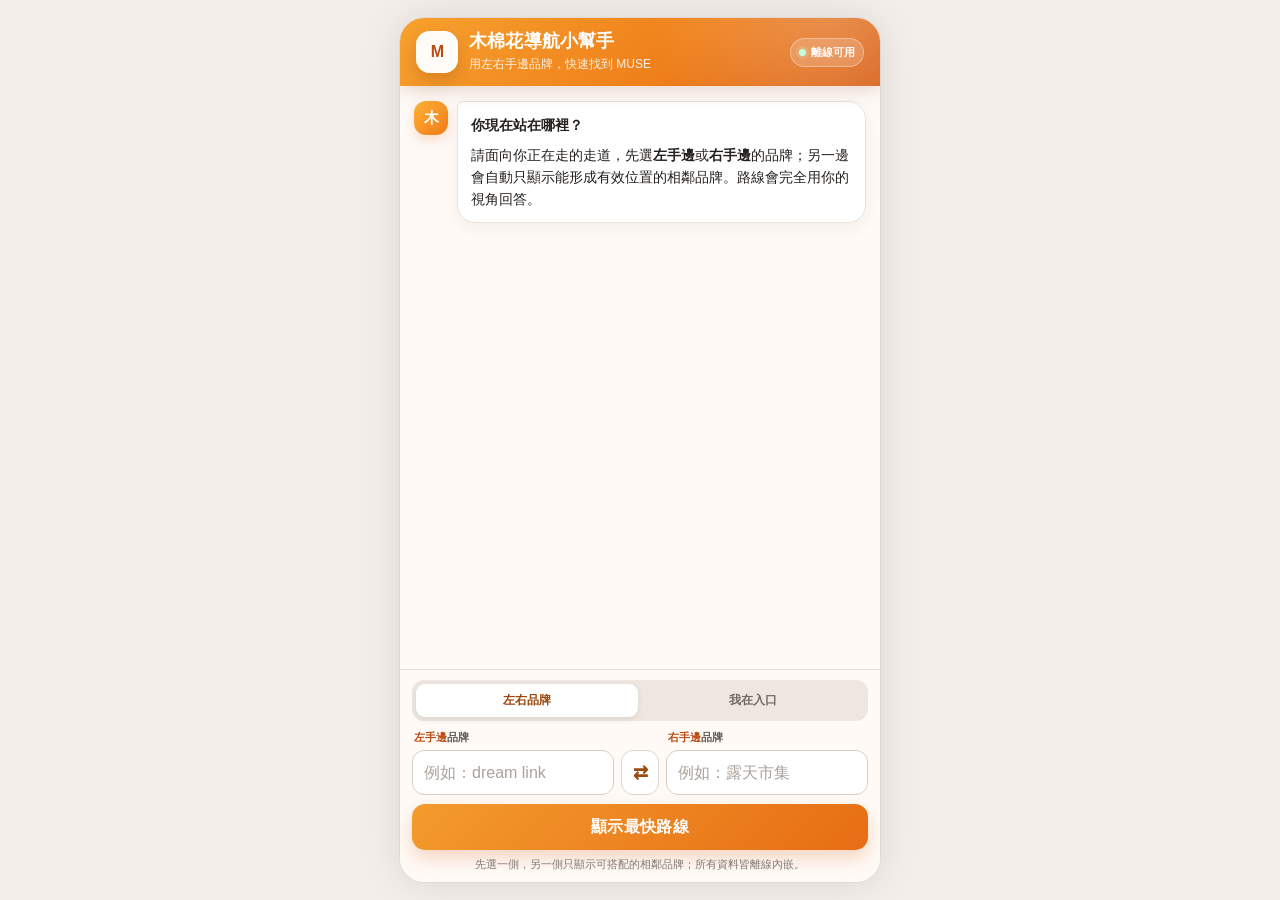
<file: 木棉花專用/index.html>
<!doctype html><html lang="zh-Hant"><head><meta charset="utf-8"><meta name="viewport" content="width=device-width,initial-scale=1,viewport-fit=cover,maximum-scale=1"><meta name="theme-color" content="#f28c28"><meta name="color-scheme" content="light"><link rel="stylesheet" href="css/ui-overrides.css?v=8"><style>.welcome-tip,.brand-catalog,.pair-suggestions,#brandMode .quick-row,.compatible-panel.success{display:none!important}</style></head><body><script src="js/bootstrap-part-01.js"></script><script src="js/bootstrap-part-02.js"></script><script src="js/bootstrap-run.js"></script><script src="js/ui-behavior.js?v=1"></script></body></html>
</file>
<file: 木棉花專用/css/ui-overrides.css>
/* Keep the navigation dialog focused on the adjacent-brand selector. */
.welcome-tip,
.brand-catalog,
.pair-suggestions,
.quick-row,
.compatible-panel.success {
  display: none !important;
}
</file>
